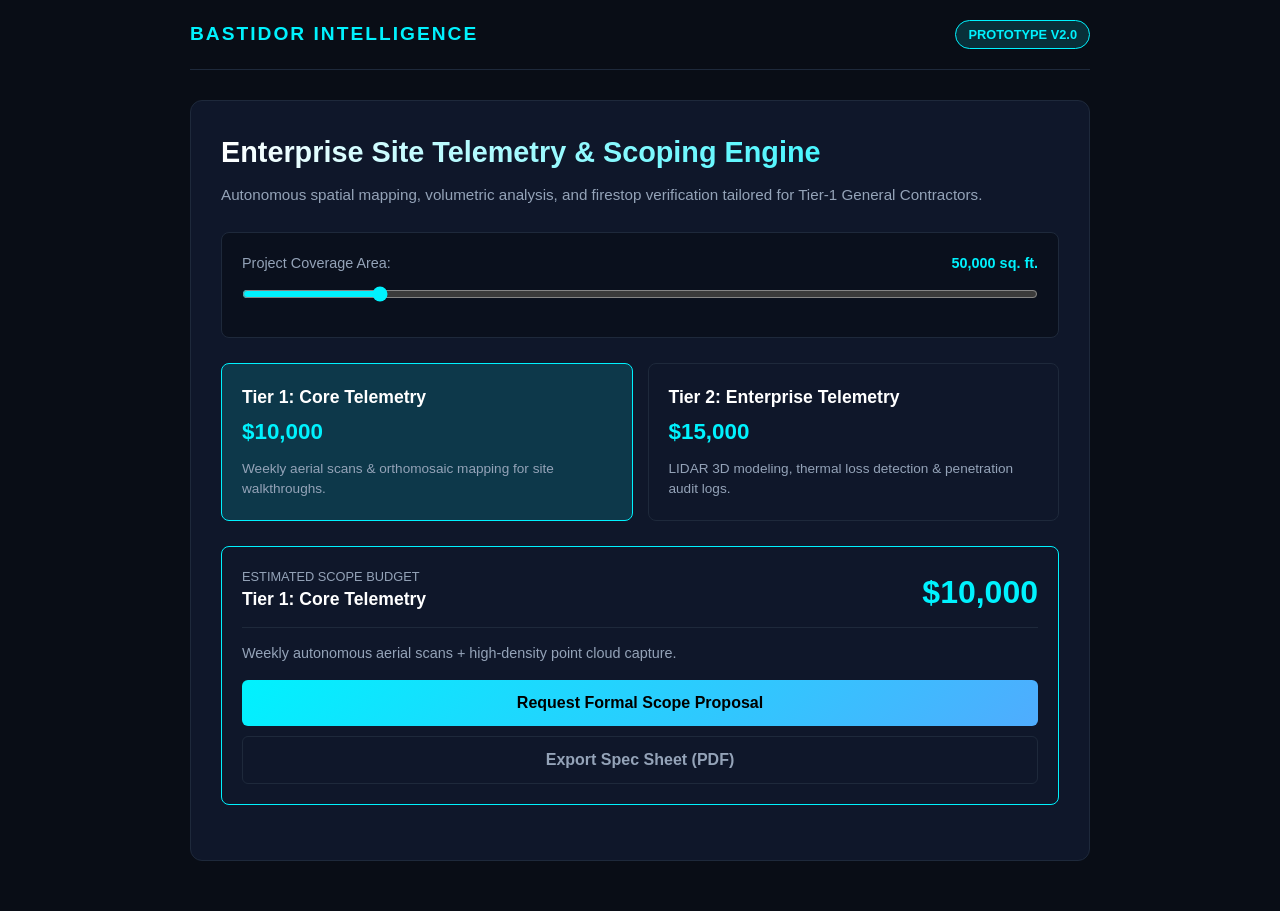
<file: public/deck.html>
<!DOCTYPE html>
<html lang="en">
<head>
  <meta charset="UTF-8">
  <meta name="viewport" content="width=device-width, initial-scale=1.0">
  <title>BASTIDOR | Enterprise Site Telemetry & Scoping Engine</title>
  <style>
    :root {
      --bg: #090D16;
      --panel: #0F172A;
      --border: #1E293B;
      --cyan: #00F2FE;
      --teal: #4FACFE;
      --text-hi: #F1F5F9;
      --text-mid: #94A3B8;
      --accent: rgba(0, 242, 254, 0.15);
    }
    * { box-sizing: border-box; margin: 0; padding: 0; font-family: -apple-system, BlinkMacSystemFont, "Segoe UI", Roboto, sans-serif; }
    body { background-color: var(--bg); color: var(--text-hi); padding: 20px; line-height: 1.5; }
    .container { max-width: 900px; margin: 0 auto; }
    
    /* Header */
    header { display: flex; justify-content: space-between; align-items: center; padding-bottom: 20px; border-bottom: 1px solid var(--border); margin-bottom: 30px; }
    .brand { font-size: 1.2rem; font-weight: 800; letter-spacing: 2px; color: var(--cyan); text-transform: uppercase; }
    .badge { background: var(--accent); border: 1px solid var(--cyan); color: var(--cyan); padding: 4px 12px; border-radius: 20px; font-size: 0.8rem; font-weight: 600; }
    
    /* Hero Panel */
    .hero { background: var(--panel); border: 1px solid var(--border); border-radius: 12px; padding: 30px; margin-bottom: 30px; }
    h1 { font-size: 1.8rem; margin-bottom: 10px; font-weight: 700; background: linear-gradient(to right, #FFF, var(--cyan)); -webkit-background-clip: text; -webkit-text-fill-color: transparent; }
    p.sub { color: var(--text-mid); font-size: 0.95rem; margin-bottom: 25px; }
    
    /* Dynamic Calculator */
    .calc-box { background: rgba(0,0,0,0.3); border: 1px solid var(--border); padding: 20px; border-radius: 8px; margin-bottom: 25px; }
    .slider-label { display: flex; justify-content: space-between; margin-bottom: 10px; font-size: 0.9rem; color: var(--text-mid); }
    input[type=range] { width: 100%; accent-color: var(--cyan); margin-bottom: 15px; }
    
    /* Service Tier Buttons */
    .tiers { display: grid; grid-template-columns: repeat(auto-fit, minmax(250px, 1fr)); gap: 15px; margin-bottom: 25px; }
    .tier-card { background: var(--panel); border: 1px solid var(--border); padding: 20px; border-radius: 8px; cursor: pointer; transition: all 0.2s ease; }
    .tier-card:hover, .tier-card.active { border-color: var(--cyan); background: var(--accent); }
    .tier-title { font-size: 1.1rem; font-weight: 700; margin-bottom: 5px; color: #FFF; }
    .tier-price { font-size: 1.4rem; font-weight: 800; color: var(--cyan); margin-bottom: 10px; }
    .tier-desc { font-size: 0.85rem; color: var(--text-mid); }
    
    /* Interactive Output Box */
    .output-panel { background: var(--panel); border: 1px solid var(--cyan); border-radius: 8px; padding: 20px; margin-bottom: 25px; }
    .output-header { display: flex; justify-content: space-between; align-items: center; margin-bottom: 15px; border-bottom: 1px solid var(--border); padding-bottom: 10px; }
    .total-price { font-size: 2rem; font-weight: 900; color: var(--cyan); }
    
    /* Buttons */
    .btn { display: inline-block; width: 100%; text-align: center; background: linear-gradient(135deg, var(--cyan), var(--teal)); color: #000; font-weight: 700; padding: 14px; border-radius: 6px; text-decoration: none; border: none; font-size: 1rem; cursor: pointer; transition: opacity 0.2s; }
    .btn:hover { opacity: 0.9; }
    .btn-secondary { background: transparent; border: 1px solid var(--border); color: var(--text-mid); margin-top: 10px; }
    .btn-secondary:hover { border-color: var(--cyan); color: #FFF; }

    /* Modal Drawer */
    .modal { display: none; position: fixed; top: 0; left: 0; width: 100%; height: 100%; background: rgba(0,0,0,0.85); justify-content: center; align-items: center; padding: 20px; z-index: 100; }
    .modal-content { background: var(--panel); border: 1px solid var(--cyan); border-radius: 12px; padding: 30px; max-width: 500px; width: 100%; }
    .modal-title { font-size: 1.3rem; font-weight: 700; margin-bottom: 15px; color: var(--cyan); }
    .modal-close { background: none; border: none; color: var(--text-mid); float: right; font-size: 1.5rem; cursor: pointer; }
  </style>
</head>
<body>

  <div class="container">
    <header>
      <div class="brand">BASTIDOR INTELLIGENCE</div>
      <div class="badge">PROTOTYPE V2.0</div>
    </header>

    <div class="hero">
      <h1>Enterprise Site Telemetry & Scoping Engine</h1>
      <p class="sub">Autonomous spatial mapping, volumetric analysis, and firestop verification tailored for Tier-1 General Contractors.</p>
      
      <!-- Interactive Square Footage Calculator -->
      <div class="calc-box">
        <div class="slider-label">
          <span>Project Coverage Area:</span>
          <strong id="sqft-display" style="color:var(--cyan);">50,000 sq. ft.</strong>
        </div>
        <input type="range" id="sqft-slider" min="10000" max="250000" step="5000" value="50000" oninput="updateCalculator()">
      </div>

      <!-- Service Tier Selection Buttons -->
      <div class="tiers">
        <div class="tier-card active" id="tier-1" onclick="selectTier(1, 10000, 'Baseline Telemetry', 'Weekly autonomous aerial scans + high-density point cloud capture.')">
          <div class="tier-title">Tier 1: Core Telemetry</div>
          <div class="tier-price">$10,000</div>
          <div class="tier-desc">Weekly aerial scans & orthomosaic mapping for site walkthroughs.</div>
        </div>
        <div class="tier-card" id="tier-2" onclick="selectTier(2, 15000, 'Advanced Volumetrics', 'Bi-weekly LIDAR point clouds, earthwork volumetrics, & thermal audits.')">
          <div class="tier-title">Tier 2: Enterprise Telemetry</div>
          <div class="tier-price">$15,000</div>
          <div class="tier-desc">LIDAR 3D modeling, thermal loss detection & penetration audit logs.</div>
        </div>
      </div>

      <!-- Live Scope Output -->
      <div class="output-panel">
        <div class="output-header">
          <div>
            <div style="font-size: 0.8rem; color: var(--text-mid); text-transform: uppercase;">Estimated Scope Budget</div>
            <div class="tier-title" id="selected-tier-name">Tier 1: Core Telemetry</div>
          </div>
          <div class="total-price" id="total-price-display">$10,000</div>
        </div>
        <p id="selected-tier-desc" style="font-size: 0.9rem; color: var(--text-mid); margin-bottom: 15px;">Weekly autonomous aerial scans + high-density point cloud capture.</p>
        
        <!-- Action Buttons -->
        <button class="btn" onclick="openModal()">Request Formal Scope Proposal</button>
        <button class="btn btn-secondary" onclick="window.print()">Export Spec Sheet (PDF)</button>
      </div>
    </div>
  </div>

  <!-- Interactive Modal -->
  <div class="modal" id="scope-modal">
    <div class="modal-content">
      <button class="modal-close" onclick="closeModal()">&times;</button>
      <div class="modal-title">Confirm Project Parameters</div>
      <p style="font-size: 0.9rem; color: var(--text-mid); margin-bottom: 20px;">Ready to initiate spatial telemetry scoping for your project?</p>
      
      <div style="background: rgba(0,0,0,0.4); padding: 15px; border-radius: 6px; margin-bottom: 20px; font-size: 0.85rem; line-height: 1.8;">
        <div><strong>Selected Tier:</strong> <span id="modal-tier">Tier 1</span></div>
        <div><strong>Coverage Area:</strong> <span id="modal-sqft">50,000 sq ft</span></div>
        <div><strong>Estimated Total:</strong> <span id="modal-total" style="color:var(--cyan); font-weight:700;">$10,000 CAD</span></div>
      </div>

      <button class="btn" onclick="sendScopeEmail()">Launch Pre-Filled Email Proposal</button>
    </div>
  </div>

  <script>
    let currentBasePrice = 10000;
    let currentTierName = "Tier 1: Core Telemetry";
    let currentTierDesc = "Weekly autonomous aerial scans + high-density point cloud capture.";
    let currentSqFt = 50000;

    function updateCalculator() {
      currentSqFt = parseInt(document.getElementById('sqft-slider').value);
      document.getElementById('sqft-display').innerText = currentSqFt.toLocaleString() + " sq. ft.";
      
      // Calculate scaled pricing ($0.05 per sqft over baseline 50k sqft)
      let scaleMultiplier = currentSqFt > 50000 ? (currentSqFt - 50000) * 0.05 : 0;
      let finalTotal = currentBasePrice + scaleMultiplier;

      document.getElementById('total-price-display').innerText = "$" + finalTotal.toLocaleString();
    }

    function selectTier(tierNum, basePrice, name, desc) {
      document.querySelectorAll('.tier-card').forEach(card => card.classList.remove('active'));
      document.getElementById('tier-' + tierNum).classList.add('active');

      currentBasePrice = basePrice;
      currentTierName = "Tier " + tierNum + ": " + name;
      currentTierDesc = desc;

      document.getElementById('selected-tier-name').innerText = currentTierName;
      document.getElementById('selected-tier-desc').innerText = currentTierDesc;

      updateCalculator();
    }

    function openModal() {
      document.getElementById('modal-tier').innerText = currentTierName;
      document.getElementById('modal-sqft').innerText = currentSqFt.toLocaleString() + " sq ft";
      document.getElementById('modal-total').innerText = document.getElementById('total-price-display').innerText + " CAD";
      document.getElementById('scope-modal').style.display = 'flex';
    }

    function closeModal() {
      document.getElementById('scope-modal').style.display = 'none';
    }

    function sendScopeEmail() {
      let total = document.getElementById('total-price-display').innerText;
      let subject = encodeURIComponent("BASTIDOR Scope Request - " + currentTierName);
      let body = encodeURIComponent("Steven,\n\nWe would like to request a formal proposal for the following project scope:\n\n- Package: " + currentTierName + "\n- Est. Area: " + currentSqFt.toLocaleString() + " sq ft\n- Estimated Budget: " + total + " CAD\n\nPlease send over the formal contract details.\n\nBest regards,");
      
      window.location.href = "mailto:steven@bastidor.ca?subject=" + subject + "&body=" + body;
    }
  </script>
</body>
</html>
</file>
